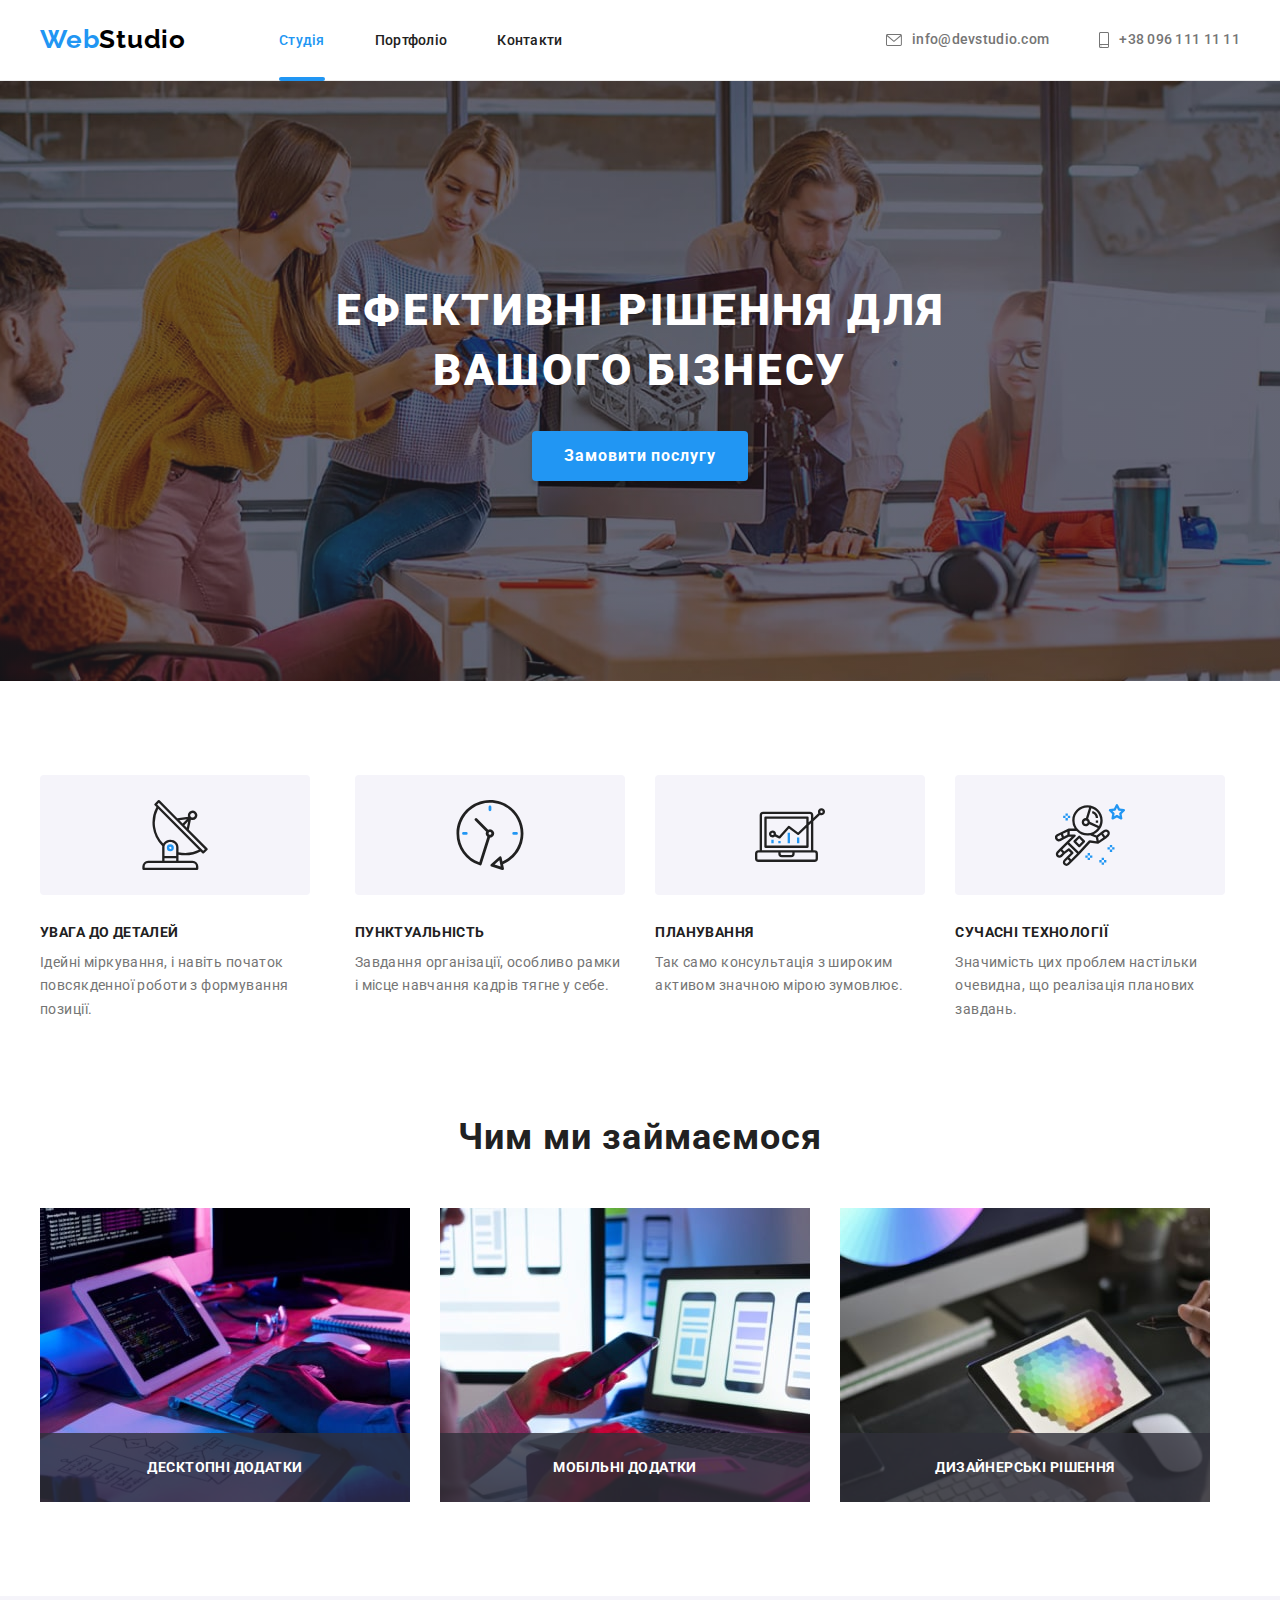
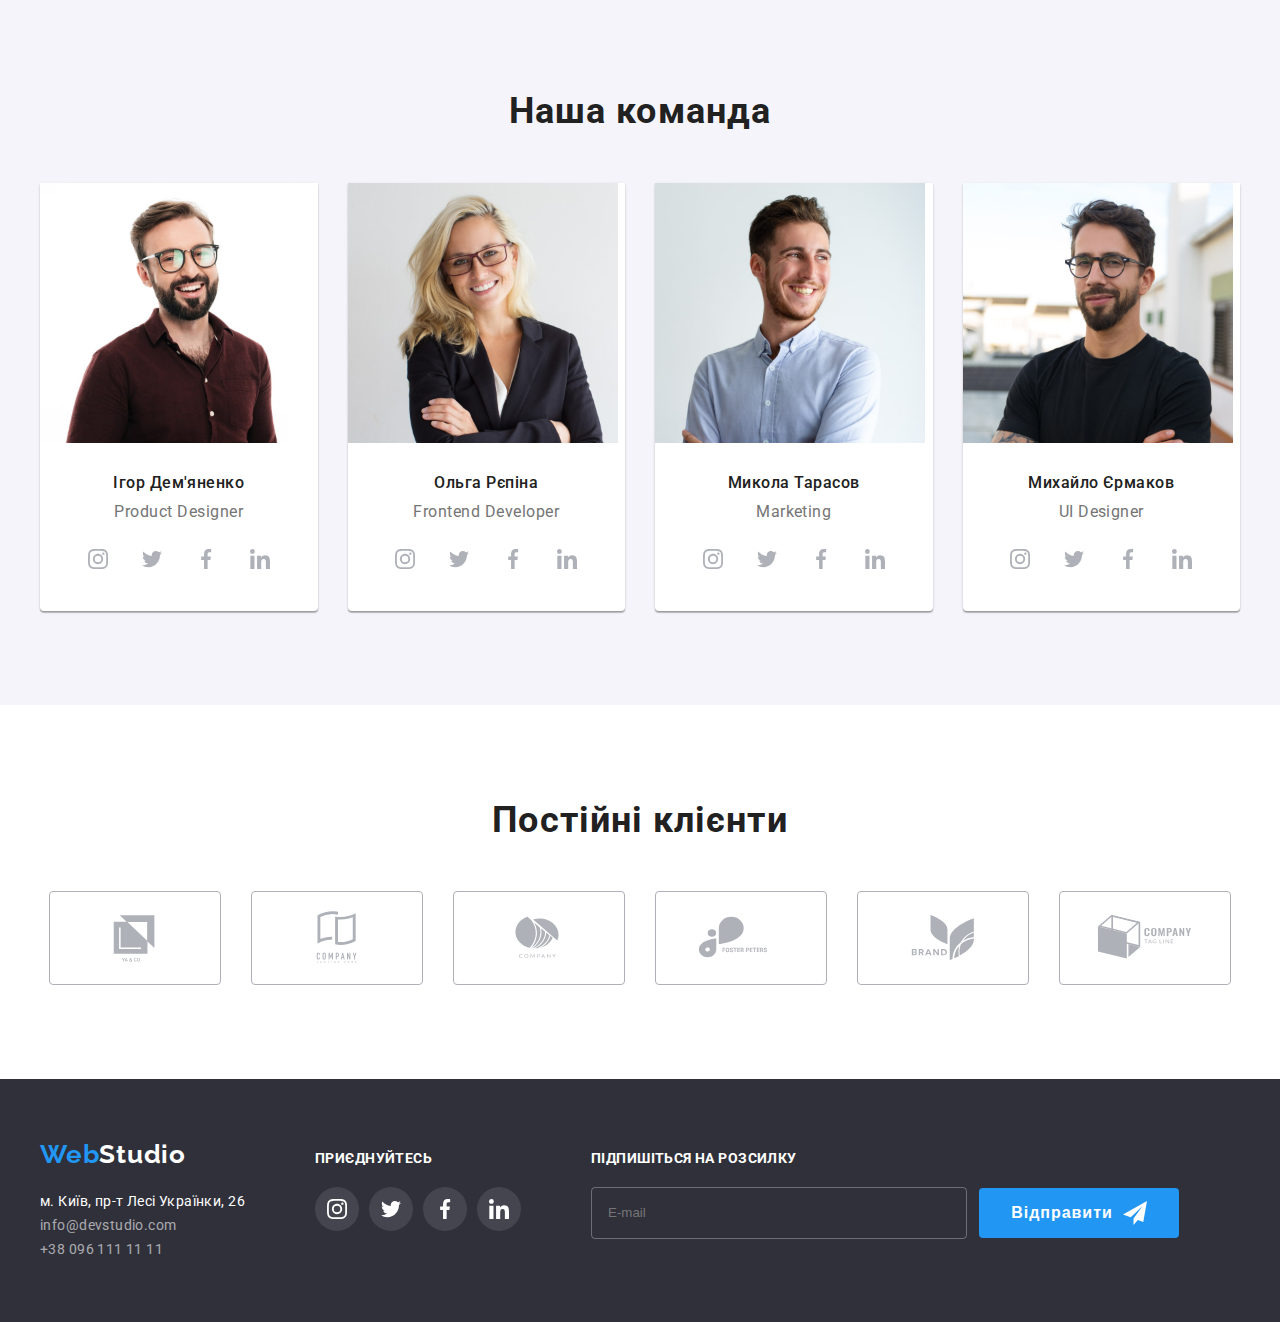
<file: index.html>
<!DOCTYPE html>
<html lang="uk">

<head>
  <meta charset="UTF-8">
  <meta http-equiv="X-UA-Compatible" content="IE=edge">
  <meta name="viewport" content="width=device-width, initial-scale=1.0">
  <link rel="preconnect" href="https://fonts.googleapis.com">
  <link rel="preconnect" href="https://fonts.gstatic.com" crossorigin>
  <link href="https://fonts.googleapis.com/css2?family=Raleway:wght@700&family=Roboto:wght@400;500;700;900&display=swap"
    rel="stylesheet">
  <link rel="stylesheet" href="https://cdnjs.cloudflare.com/ajax/libs/modern-normalize/1.1.0/modern-normalize.min.css"
    integrity="sha512-wpPYUAdjBVSE4KJnH1VR1HeZfpl1ub8YT/NKx4PuQ5NmX2tKuGu6U/JRp5y+Y8XG2tV+wKQpNHVUX03MfMFn9Q=="
    crossorigin="anonymous" referrerpolicy="no-referrer" />
  <link rel="stylesheet" href="./css/style.css">
  <title>Document</title>
</head>

<body>
  <header class="header">
    <div class="container header-container">
      <a href="./index.html" class="header-logo"><span class="logo-blue">Web</span>Studio</a>
      <nav class="header-navigation">
        <ul class="header-nav">
          <li class="header-nav-item"><a class="header-nav-link current" href="./index.html">Студія</a></li>
          <li class="header-nav-item"><a class="header-nav-link" href="./portfolio.html">Портфоліо</a></li>
          <li class="header-nav-item"><a class="header-nav-link" href="#">Контакти</a></li>
        </ul>
      </nav>
      <ul class="header-contact">
        <li class="header-contact-item">
          <a class="header-contact-link" href="mailto:info@devstudio.com">
            <svg class="header-icon" width="16" height="12">
              <use href="./images/main/svg/icons.svg#icon-envelope"></use>
            </svg>info@devstudio.com</a>
        </li>
        <li class="header-contact-item">
          <a class="header-contact-link" href="tel:+380961111111">
            <svg class="header-icon" width="10" height="16">
              <use href="./images/main/svg/icons.svg#icon-smartphone"></use>
            </svg>+38 096 111 11 11</a>
        </li>
      </ul>
    </div>
  </header>
  <main>
    <section class="hero">
      <div class="container hero-container">
        <h1 class="hero-title">Ефективні рішення для вашого бізнесу</h1>
        <button class="hero-btn" type="button" data-modal-open>Замовити послугу</button>
      </div>
    </section>
    <section class="perevagy">
      <div class="container">
        <h2 hidden>Perevagy</h2>
        <ul class="perevagy-list">
          <li>
            <div class="perevagy-box">
              <svg class="perevagy-icon" width="70" height="70">
                <use href="./images/main/svg/icons.svg#icon-antenna-1"></use>
              </svg>
            </div>
            <h3 class="perevagy-title">УВАГА ДО ДЕТАЛЕЙ</h3>
            <p class="perevagy-about">Ідейні міркування, і навіть початок повсякденної роботи з формування позиції.</p>
          </li>
          <li>
            <div class="perevagy-box">
              <svg class="perevagy-icon" width="70" height="70">
                <use href="./images/main/svg/icons.svg#icon-clock-1"></use>
              </svg>
            </div>
            <h3 class="perevagy-title">ПУНКТУАЛЬНІСТЬ</h3>
            <p class="perevagy-about">Завдання організації, особливо рамки і місце навчання кадрів тягне у себе.</p>
          </li>
          <li>
            <div class="perevagy-box">
              <svg class="perevagy-icon" width="70" height="70">
                <use href="./images/main/svg/icons.svg#icon-diagram-1"></use>
              </svg>
            </div>
            <h3 class="perevagy-title">ПЛАНУВАННЯ</h3>
            <p class="perevagy-about">Так само консультація з широким активом значною мірою зумовлює.</p>
          </li>
          <li>
            <div class="perevagy-box">
              <svg class="perevagy-icon" width="70" height="70">
                <use href="./images/main/svg/icons.svg#icon-astronaut-1"></use>
              </svg>
            </div>
            <h3 class="perevagy-title">СУЧАСНІ ТЕХНОЛОГІЇ</h3>
            <p class="perevagy-about">Значимість цих проблем настільки очевидна, що реалізація планових завдань.</p>
          </li>
        </ul>
      </div>
    </section>
    <section class="about section">
      <div class="container">
        <h2 class="about-title">Чим ми займаємося</h2>
        <ul class="about-list">
          <li class="about-list-item">
            <div class="about-top-box">
              <img src="./images/main/about/box1.jpg" width="370" height="294" alt="dev">
              <p class="about-top-text">Десктопні додатки</p>
            </div>
          </li>
          <li class="about-list-item">
            <div class="about-top-box">
              <img src="./images/main/about/box2.jpg" width="370" height="294" alt="apps">
              <p class="about-top-text">Мобільні додатки</p>
            </div>
          </li>
          <li class="about-list-item">
            <div class="about-top-box">
              <img src="./images/main/about/box3.jpg" width="370" height="294" alt="games">
              <p class="about-top-text">Дизайнерські рішення</p>
            </div>
          </li>
        </ul>
      </div>
    </section>
    <section class="team section">
      <div class="container">
        <h2 class="team-title">Наша команда</h2>
        <ul class="team-list">
          <li class="team-list-item">
            <img src="./images/main/team/igor.jpg" width="270" height="260" alt="igor">
            <div class="team-box">
              <h3 class="team-subtitle">Ігор Дем'яненко</h3>
              <p class="team-about">Product Designer</p>
              <ul class="team-soc-list">
                <li class="team-soc-item">
                  <a class="team-soc-link" href="">
                    <svg class="team-soc-icon" width="20" height="20">
                      <use href="./images/main/svg/icons.svg#icon-instagram-2"></use>
                    </svg>
                  </a>
                </li>
                <li class="team-soc-item">
                  <a class="team-soc-link" href="">
                    <svg class="team-soc-icon" width="20" height="20">
                      <use href="./images/main/svg/icons.svg#icon-twitter-1"></use>
                    </svg>
                  </a>
                </li>
                <li class="team-soc-item">
                  <a class="team-soc-link" href="">
                    <svg class="team-soc-icon" width="20" height="20">
                      <use href="./images/main/svg/icons.svg#icon-facebook-1"></use>
                    </svg>
                  </a>
                </li>
                <li class="team-soc-item">
                  <a class="team-soc-link" href="">
                    <svg class="team-soc-icon" width="20" height="20">
                      <use href="./images/main/svg/icons.svg#icon-linkedin-1"></use>
                    </svg>
                  </a>
                </li>
              </ul>
            </div>
          </li>
          <li class="team-list-item">
            <img src="./images/main/team/olga.jpg" width="270" height="260" alt="olga">
            <div class="team-box">
              <h3 class="team-subtitle">Ольга Рєпіна</h3>
              <p class="team-about">Frontend Developer</p>
              <ul class="team-soc-list">
                <li class="team-soc-item">
                  <a class="team-soc-link" href="">
                    <svg class="team-soc-icon" width="20" height="20">
                      <use href="./images/main/svg/icons.svg#icon-instagram-2"></use>
                    </svg>
                  </a>
                </li>
                <li class="team-soc-item">
                  <a class="team-soc-link" href="">
                    <svg class="team-soc-icon" width="20" height="20">
                      <use href="./images/main/svg/icons.svg#icon-twitter-1"></use>
                    </svg>
                  </a>
                </li>
                <li class="team-soc-item">
                  <a class="team-soc-link" href="">
                    <svg class="team-soc-icon" width="20" height="20">
                      <use href="./images/main/svg/icons.svg#icon-facebook-1"></use>
                    </svg>
                  </a>
                </li>
                <li class="team-soc-item">
                  <a class="team-soc-link" href="">
                    <svg class="team-soc-icon" width="20" height="20">
                      <use href="./images/main/svg/icons.svg#icon-linkedin-1"></use>
                    </svg>
                  </a>
                </li>
              </ul>
            </div>
          </li>
          <li class="team-list-item">
            <img src="./images/main/team/mykola.jpg" width="270" height="260" alt="mykola">
            <div class="team-box">
              <h3 class="team-subtitle">Микола Тарасов</h3>
              <p class="team-about">Marketing</p>
              <ul class="team-soc-list">
                <li class="team-soc-item">
                  <a class="team-soc-link" href="">
                    <svg class="team-soc-icon" width="20" height="20">
                      <use href="./images/main/svg/icons.svg#icon-instagram-2"></use>
                    </svg>
                  </a>
                </li>
                <li class="team-soc-item">
                  <a class="team-soc-link" href="">
                    <svg class="team-soc-icon" width="20" height="20">
                      <use href="./images/main/svg/icons.svg#icon-twitter-1"></use>
                    </svg>
                  </a>
                </li>
                <li class="team-soc-item">
                  <a class="team-soc-link" href="">
                    <svg class="team-soc-icon" width="20" height="20">
                      <use href="./images/main/svg/icons.svg#icon-facebook-1"></use>
                    </svg>
                  </a>
                </li>
                <li class="team-soc-item">
                  <a class="team-soc-link" href="">
                    <svg class="team-soc-icon" width="20" height="20">
                      <use href="./images/main/svg/icons.svg#icon-linkedin-1"></use>
                    </svg>
                  </a>
                </li>
              </ul>
            </div>
          </li>
          <li class="team-list-item">
            <img src="./images/main/team/mikailo.jpg" width="270" height="260" alt="mikhailo">
            <div class="team-box">
              <h3 class="team-subtitle">Михайло Єрмаков</h3>
              <p class="team-about">UI Designer</p>
              <ul class="team-soc-list">
                <li class="team-soc-item">
                  <a class="team-soc-link" href="">
                    <svg class="team-soc-icon" width="20" height="20">
                      <use href="./images/main/svg/icons.svg#icon-instagram-2"></use>
                    </svg>
                  </a>
                </li>
                <li class="team-soc-item">
                  <a class="team-soc-link" href="">
                    <svg class="team-soc-icon" width="20" height="20">
                      <use href="./images/main/svg/icons.svg#icon-twitter-1"></use>
                    </svg>
                  </a>
                </li>
                <li class="team-soc-item">
                  <a class="team-soc-link" href="">
                    <svg class="team-soc-icon" width="20" height="20">
                      <use href="./images/main/svg/icons.svg#icon-facebook-1"></use>
                    </svg>
                  </a>
                </li>
                <li class="team-soc-item">
                  <a class="team-soc-link" href="">
                    <svg class="team-soc-icon" width="20" height="20">
                      <use href="./images/main/svg/icons.svg#icon-linkedin-1"></use>
                    </svg>
                  </a>
                </li>
              </ul>
            </div>
          </li>
        </ul>
      </div>
    </section>
    <section class="clients section">
      <div class="container">
        <h2 class="clients-title">Постійні клієнти</h2>
        <ul class="clients-list">
          <li class="clients-item">
            <a class="clients-link" href="">
              <svg class="clients-icon" width="106" height="60">
                <use href="./images/main/svg/icons.svg#icon-Logo"></use>
              </svg>
            </a>
          </li>
          <li class="clients-item">
            <a class="clients-link" href="">
              <svg class="clients-icon" width="106" height="60">
                <use href="./images/main/svg/icons.svg#icon-Logo-2"></use>
              </svg>
            </a>
          </li>
          <li class="clients-item">
            <a class="clients-link" href="">
              <svg class="clients-icon" width="106" height="60">
                <use href="./images/main/svg/icons.svg#icon-Logo-3"></use>
              </svg>
            </a>
          </li>
          <li class="clients-item">
            <a class="clients-link" href="">
              <svg class="clients-icon" width="106" height="60">
                <use href="./images/main/svg/icons.svg#icon-Logo-4"></use>
              </svg>
            </a>
          </li>
          <li class="clients-item">
            <a class="clients-link" href="">
              <svg class="clients-icon" width="106" height="60">
                <use href="./images/main/svg/icons.svg#icon-Logo-5"></use>
              </svg>
            </a>
          </li>
          <li class="clients-item">
            <a class="clients-link" href="">
              <svg class="clients-icon" width="106" height="60">
                <use href="./images/main/svg/icons.svg#icon-Logo-6"></use>
              </svg>
            </a>
          </li>
        </ul>
      </div>
    </section>
  </main>
  <footer class="footer">
    <div class="container footer-container">
      <address>
        <a href="./index.html" class="footer-logo"><span class="logo-blue">Web</span>Studio</a>
        <ul class="footer-list">
          <li>
            <a class="footer-address" href="https://goo.gl/maps/GNutSAx9qhBjgG4X9" target="_blank"
              rel="noopener noreferrer">м. Київ, пр-т Лесі Українки, 26</a>
          </li>
          <li>
            <a class="footer-contact-link" href="mailto:info@devstudio.com">info@devstudio.com</a>
          </li>
          <li>
            <a class="footer-contact-link" href="tel:+380961111111">+38 096 111 11 11</a>
          </li>
        </ul>
      </address>
      <div>
        <p class="footer-title">приєднуйтесь</p>
        <ul class="footer-soc-list">
          <li class="footer-soc-item">
            <a class="footer-soc-link" href="">
              <svg class="footer-soc-icon" width="20" height="20">
                <use href="./images/main/svg/icons.svg#icon-instagram-2"></use>
              </svg>
            </a>
          </li>
          <li class="footer-soc-item">
            <a class="footer-soc-link" href="">
              <svg class="footer-soc-icon" width="20" height="20">
                <use href="./images/main/svg/icons.svg#icon-twitter-1"></use>
              </svg>
            </a>
          </li>
          <li class="footer-soc-item">
            <a class="footer-soc-link" href="">
              <svg class="footer-soc-icon" width="20" height="20">
                <use href="./images/main/svg/icons.svg#icon-facebook-1"></use>
              </svg>
            </a>
          </li>
          <li class="footer-soc-item">
            <a class="footer-soc-link" href="">
              <svg class="footer-soc-icon" width="20" height="20">
                <use href="./images/main/svg/icons.svg#icon-linkedin-1"></use>
              </svg>
            </a>
          </li>
        </ul>
      </div>
      <div class="footer-label">
        <label for="footer-mail" class="footer-label">Підпишіться на розсилку</label>
        <form action="#" class="footer-form">
          <input type="text" name="footer-mail" class="footer-input" id="footer-mail" placeholder="E-mail">
          <button type="submit" class="footer-btn">Відправити
            <svg class="footer-icon" width="24" height="24">
              <use href="./images/main/svg/icons.svg#icon-send"></use>
            </svg>
          </button>
        </form>
      </div>
    </div>
  </footer>
  <div class="backdrop is-hidden" data-modal>
    <div class="modal">
      <button class="modal-close" type="button" data-modal-close>
        <svg class="modal-close-icon" width="11" height="11">
          <use href="./images/main/svg/icons.svg#icon-close"></use>
        </svg>
      </button>
      <p class="modal-title">Залиште свої дані, ми вам передзвонимо</p>
      <form class="modal-form">
        <div class="modal-field">
          <label for="user-name" class="input-label">Ім'я</label>
          <div class="input-box">
            <input type="text" name="user-name" class="modal-input" id="user-name" placeholder="">
            <svg class="modal-icon" width="18" height="18">
              <use href="./images/main/svg/icons.svg#icon-modal-person"></use>
            </svg>
          </div>
        </div>
        <div class="modal-field">
          <label for="user-tel" class="input-label">Телефон</label>
          <div class="input-box">
            <input type="tel" name="user-tel" class="modal-input" id="user-tel" placeholder=""
              title="+380 (63) 111-11-11">
            <svg class="modal-icon" width="18" height="18">
              <use href="./images/main/svg/icons.svg#icon-modal-phone"></use>
            </svg>
          </div>
        </div>
        <div class="modal-field">
          <label for="user-mail" class="input-label">Пошта</label>
          <div class="input-box">
            <input type="email" name="user-mail" class="modal-input" id="user-mail" placeholder="">
            <svg class="modal-icon" width="18" height="18">
              <use href="./images/main/svg/icons.svg#icon-modal-email"></use>
            </svg>
          </div>
        </div>
        <div class="modal-field">
          <label for="user-text" class="input-label">Коментар</label>
          <textarea name="user-text" id="user-text" class="modal-comment" placeholder="Введіть текст"></textarea>
        </div>
        <input type="checkbox" name="policy" id="policy" class="modal-check hide">
        <label for="policy" class="check-text">
          <span>
            <svg class="check-icon" width="16" height="15">
              <use href="./images/main/svg/icons.svg#icon-check"></use>
            </svg>
          </span>
          Погоджуюся з розсилкою та приймаю<a href="#">Умови договору</a></label>
        <button type="submit" class="modal-btn">Відправити</button>
      </form>
    </div>
  </div>
  <script src="./js/modal.js"></script>
</body>

</html>
</file>
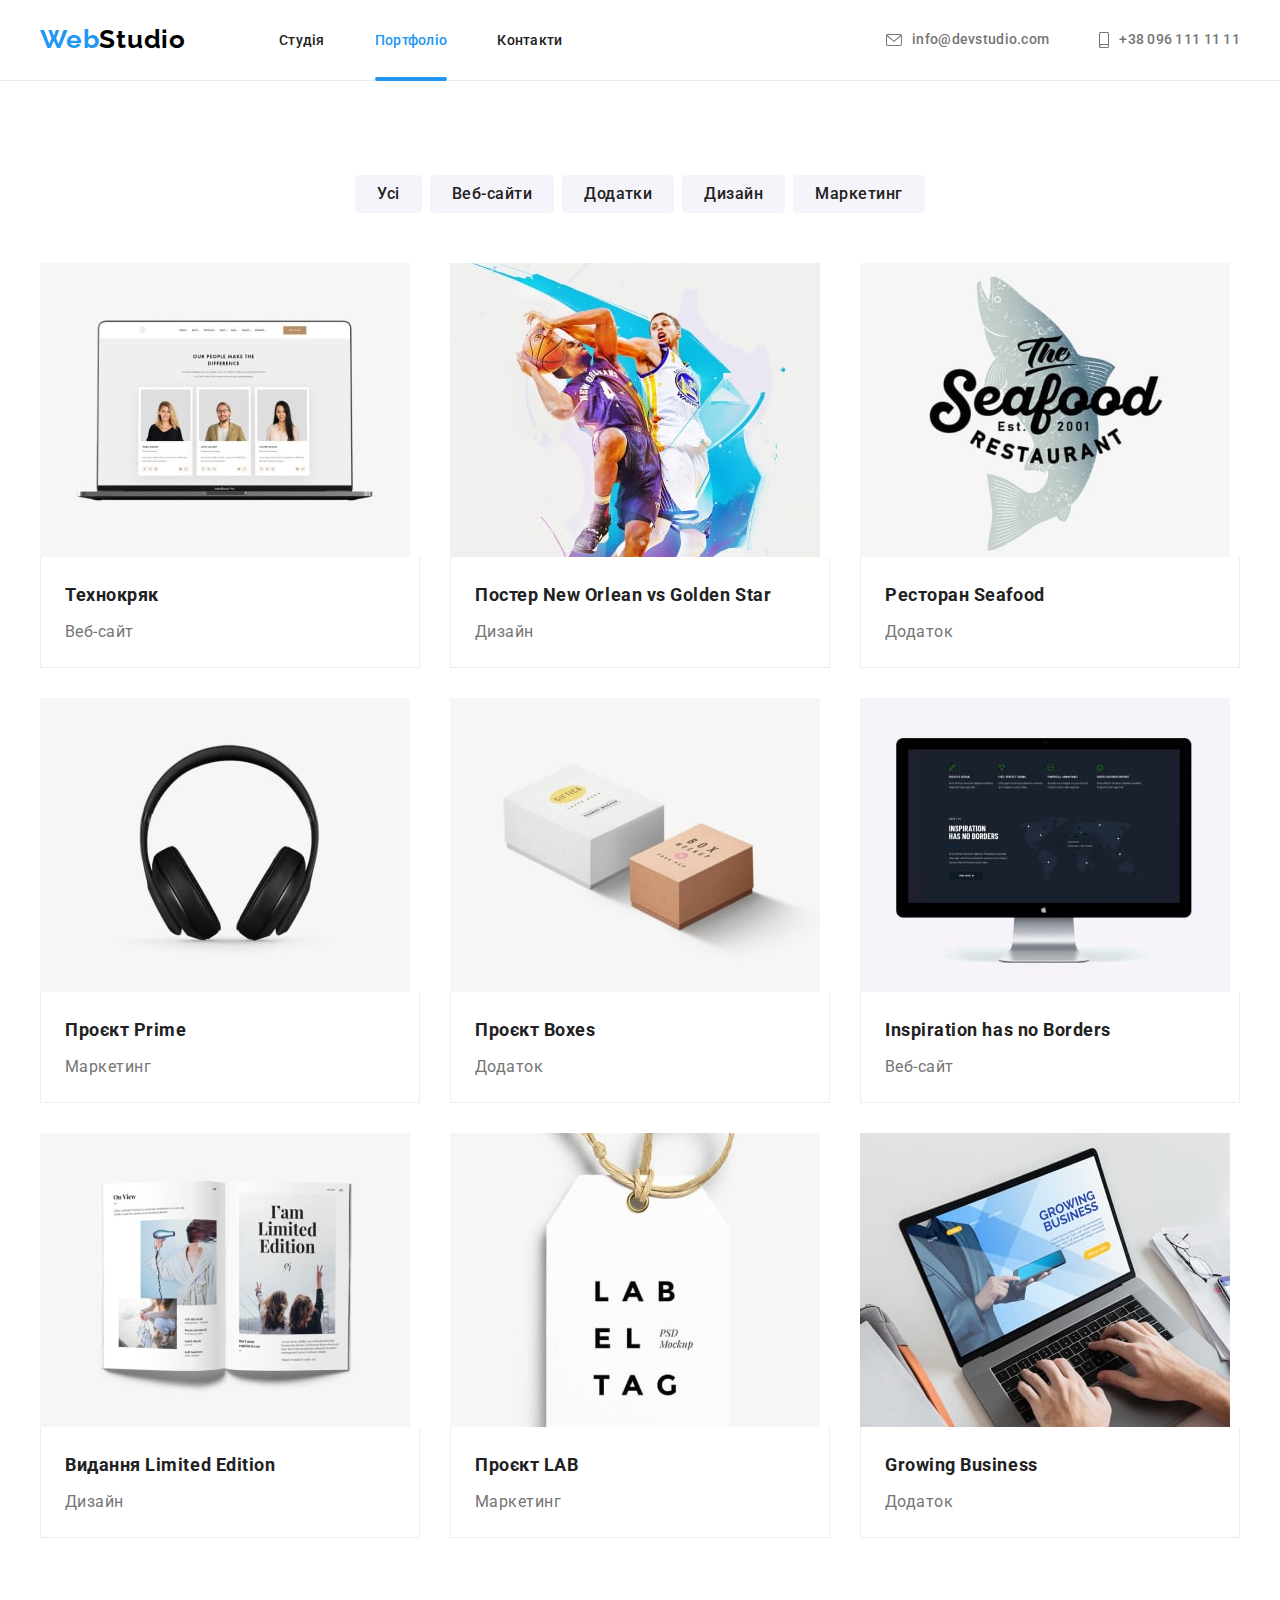
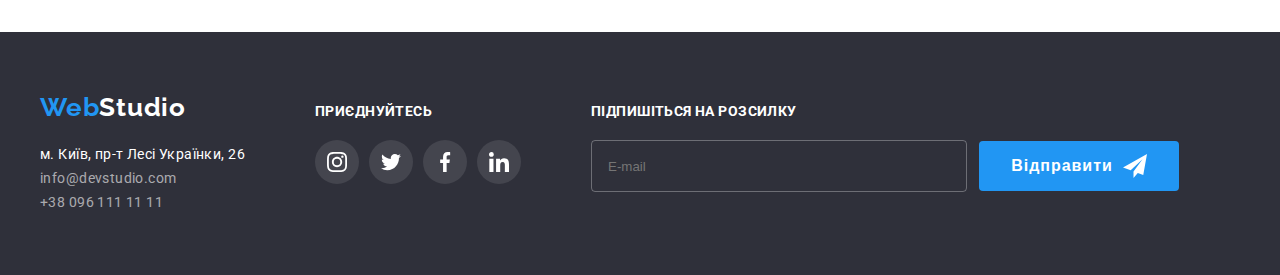
<file: portfolio.html>
<!DOCTYPE html>
<html lang="uk">

<head>
    <meta charset="UTF-8">
    <meta http-equiv="X-UA-Compatible" content="IE=edge">
    <meta name="viewport" content="width=device-width, initial-scale=1.0">
    <link rel="preconnect" href="https://fonts.googleapis.com">
    <link rel="preconnect" href="https://fonts.gstatic.com" crossorigin>
    <link
        href="https://fonts.googleapis.com/css2?family=Raleway:wght@700&family=Roboto:wght@400;500;700;900&display=swap"
        rel="stylesheet">
    <link rel="stylesheet" href="https://cdnjs.cloudflare.com/ajax/libs/modern-normalize/1.1.0/modern-normalize.min.css"
        integrity="sha512-wpPYUAdjBVSE4KJnH1VR1HeZfpl1ub8YT/NKx4PuQ5NmX2tKuGu6U/JRp5y+Y8XG2tV+wKQpNHVUX03MfMFn9Q=="
        crossorigin="anonymous" referrerpolicy="no-referrer" />
    <link rel="stylesheet" href="./css/style.css">
    <title>Portfolio</title>
</head>

<body>
    <header class="header">
        <div class="container header-container">
            <a href="./index.html" class="header-logo"><span class="logo-blue">Web</span>Studio</a>
            <nav class="header-navigation">
                <ul class="header-nav">
                    <li class="header-nav-item"><a class="header-nav-link" href="./index.html">Студія</a></li>
                    <li class="header-nav-item"><a class="header-nav-link current" href="./portfolio.html">Портфоліо</a>
                    </li>
                    <li class="header-nav-item"><a class="header-nav-link" href="#">Контакти</a></li>
                </ul>
            </nav>
            <ul class="header-contact">
                <li class="header-contact-item">
                    <a class="header-contact-link" href="mailto:info@devstudio.com">
                        <svg class="header-icon" width="16" height="12">
                            <use href="./images/main/svg/icons.svg#icon-envelope"></use>
                        </svg>info@devstudio.com</a>
                </li>
                <li class="header-contact-item">
                    <a class="header-contact-link" href="tel:+380961111111">
                        <svg class="header-icon" width="10" height="16">
                            <use href="./images/main/svg/icons.svg#icon-smartphone"></use>
                        </svg>+38 096 111 11 11</a>
                </li>
            </ul>
        </div>
    </header>
    <main>
        <section class="filter section">
            <div class="container">
                <ul class="filter-btn-list">
                    <li><button class="filter-btn" type="button">Усі</button></li>
                    <li><button class="filter-btn" type="button">Веб-сайти</button></li>
                    <li><button class="filter-btn" type="button">Додатки</button></li>
                    <li><button class="filter-btn" type="button">Дизайн</button></li>
                    <li><button class="filter-btn" type="button">Маркетинг</button></li>
                </ul>
                <ul class="filter-list">
                    <li class="filter-list-item">
                        <a class="filter-link" href="">
                            <div class="filter-top-box">
                                <img src="./images/main/portfolio/img.jpg" width="370" height="294" alt="web">
                                <p class="filter-top-text">Ресурс пропонує комплексні пропозиції з різним рівнем
                                    функціоналу та сервісів. Все це дозволить відвідувачу отримати
                                    вичерпні відомості про компанію чи приватну особу.</p>
                            </div>
                            <div class="filter-box">
                                <h3 class="filter-title">Технокряк</h3>
                                <p class="filter-about">Веб-сайт</p>
                            </div>
                        </a>
                    </li>
                    <li class="filter-list-item">
                        <a class="filter-link" href="">
                            <div class="filter-top-box">
                                <img src="./images/main/portfolio/img2.jpg" width="370" height="294" alt="poster">
                                <p class="filter-top-text">Ресурс пропонує комплексні пропозиції з різним рівнем
                                    функціоналу та сервісів. Все це дозволить відвідувачу отримати
                                    вичерпні відомості про компанію чи приватну особу.</p>
                            </div>
                            <div class="filter-box">
                                <h3 class="filter-title">Постер New Orlean vs Golden Star</h3>
                                <p class="filter-about">Дизайн</p>
                            </div>
                        </a>
                    </li>
                    <li class="filter-list-item">
                        <a class="filter-link" href="">
                            <div class="filter-top-box">
                                <img src="./images/main/portfolio/img3.jpg" width="370" height="294" alt="seafood">
                                <p class="filter-top-text">Ресурс пропонує комплексні пропозиції з різним рівнем
                                    функціоналу та сервісів. Все це дозволить відвідувачу отримати
                                    вичерпні відомості про компанію чи приватну особу.</p>
                            </div>
                            <div class="filter-box">
                                <h3 class="filter-title">Ресторан Seafood</h3>
                                <p class="filter-about">Додаток</p>
                            </div>
                        </a>
                    </li>
                    <li class="filter-list-item">
                        <a class="filter-link" href="">
                            <div class="filter-top-box">
                                <img src="./images/main/portfolio/img4.jpg" width="370" height="294"
                                    alt="project-prime">
                                <p class="filter-top-text">Ресурс пропонує комплексні пропозиції з різним рівнем
                                    функціоналу та сервісів. Все це дозволить відвідувачу отримати
                                    вичерпні відомості про компанію чи приватну особу.</p>
                            </div>
                            <div class="filter-box">
                                <h3 class="filter-title">Проєкт Prime</h3>
                                <p class="filter-about">Маркетинг</p>
                            </div>
                        </a>
                    </li>
                    <li class="filter-list-item">
                        <a class="filter-link" href="">
                            <div class="filter-top-box">
                                <img src="./images/main/portfolio/img5.jpg" width="370" height="294"
                                    alt="project-boxes">
                                <p class="filter-top-text">Ресурс пропонує комплексні пропозиції з різним рівнем
                                    функціоналу та сервісів. Все це дозволить відвідувачу отримати
                                    вичерпні відомості про компанію чи приватну особу.</p>
                            </div>
                            <div class="filter-box">
                                <h3 class="filter-title">Проєкт Boxes</h3>
                                <p class="filter-about">Додаток</p>
                            </div>
                        </a>
                    </li>
                    <li class="filter-list-item">
                        <a class="filter-link" href="">
                            <div class="filter-top-box">
                                <img src="./images/main/portfolio/img6.jpg" width="370" height="294" alt="Inspiration">
                                <p class="filter-top-text">Ресурс пропонує комплексні пропозиції з різним рівнем
                                    функціоналу та сервісів. Все це дозволить відвідувачу отримати
                                    вичерпні відомості про компанію чи приватну особу.</p>
                            </div>
                            <div class="filter-box">
                                <h3 class="filter-title">Inspiration has no Borders</h3>
                                <p class="filter-about">Веб-сайт</p>
                            </div>
                        </a>
                    </li>
                    <li class="filter-list-item">
                        <a class="filter-link" href="">
                            <div class="filter-top-box">
                                <img src="./images/main/portfolio/img7.jpg" width="370" height="294" alt="edition">
                                <p class="filter-top-text">Ресурс пропонує комплексні пропозиції з різним рівнем
                                    функціоналу та сервісів. Все це дозволить відвідувачу отримати
                                    вичерпні відомості про компанію чи приватну особу.</p>
                            </div>
                            <div class="filter-box">
                                <h3 class="filter-title">Видання Limited Edition</h3>
                                <p class="filter-about">Дизайн</p>
                            </div>
                        </a>
                    </li>
                    <li class="filter-list-item">
                        <a class="filter-link" href="">
                            <div class="filter-top-box">
                                <img src="./images/main/portfolio/img8.jpg" width="370" height="294" alt="">
                                <p class="filter-top-text">Ресурс пропонує комплексні пропозиції з різним рівнем
                                    функціоналу та сервісів. Все це дозволить відвідувачу отримати
                                    вичерпні відомості про компанію чи приватну особу.</p>
                            </div>
                            <div class="filter-box">
                                <h3 class="filter-title">Проєкт LAB</h3>
                                <p class="filter-about">Маркетинг</p>
                            </div>
                        </a>
                    </li>
                    <li class="filter-list-item">
                        <a class="filter-link" href="">
                            <div class="filter-top-box">
                                <img src="./images/main/portfolio/img9.jpg" width="370" height="294" alt="">
                                <p class="filter-top-text">Ресурс пропонує комплексні пропозиції з різним рівнем
                                    функціоналу та сервісів. Все це дозволить відвідувачу отримати
                                    вичерпні відомості про компанію чи приватну особу.</p>
                            </div>
                            <div class="filter-box">
                                <h3 class="filter-title">Growing Business</h3>
                                <p class="filter-about">Додаток</p>
                            </div>
                        </a>
                    </li>
                </ul>
            </div>
        </section>
    </main>
    <footer class="footer">
        <div class="container footer-container">
            <address>
                <a href="./index.html" class="footer-logo"><span class="logo-blue">Web</span>Studio</a>
                <ul class="footer-list">
                    <li>
                        <a class="footer-address" href="https://goo.gl/maps/GNutSAx9qhBjgG4X9" target="_blank"
                            rel="noopener noreferrer">м. Київ, пр-т Лесі Українки, 26</a>
                    </li>
                    <li>
                        <a class="footer-contact-link" href="mailto:info@devstudio.com">info@devstudio.com</a>
                    </li>
                    <li>
                        <a class="footer-contact-link" href="tel:+380961111111">+38 096 111 11 11</a>
                    </li>
                </ul>
            </address>
            <div>
                <p class="footer-title">приєднуйтесь</p>
                <ul class="footer-soc-list">
                    <li class="footer-soc-item">
                        <a class="footer-soc-link" href="">
                            <svg class="footer-soc-icon" width="20" height="20">
                                <use href="./images/main/svg/icons.svg#icon-instagram-2"></use>
                            </svg>
                        </a>
                    </li>
                    <li class="footer-soc-item">
                        <a class="footer-soc-link" href="">
                            <svg class="footer-soc-icon" width="20" height="20">
                                <use href="./images/main/svg/icons.svg#icon-twitter-1"></use>
                            </svg>
                        </a>
                    </li>
                    <li class="footer-soc-item">
                        <a class="footer-soc-link" href="">
                            <svg class="footer-soc-icon" width="20" height="20">
                                <use href="./images/main/svg/icons.svg#icon-facebook-1"></use>
                            </svg>
                        </a>
                    </li>
                    <li class="footer-soc-item">
                        <a class="footer-soc-link" href="">
                            <svg class="footer-soc-icon" width="20" height="20">
                                <use href="./images/main/svg/icons.svg#icon-linkedin-1"></use>
                            </svg>
                        </a>
                    </li>
                </ul>
            </div>
            <div class="footer-label">
                <label for="footer-mail" class="footer-label">Підпишіться на розсилку</label>
                <form action="#" class="footer-form">
                    <input type="text" name="footer-mail" class="footer-input" id="footer-mail" placeholder="E-mail">
                    <button type="submit" class="footer-btn">Відправити
                        <svg class="footer-icon" width="24" height="24">
                            <use href="./images/main/svg/icons.svg#icon-send"></use>
                        </svg>
                    </button>
                </form>
            </div>
        </div>
    </footer>
</body>

</html>
</file>
<file: css/style.css>
:root {
    --color-blue: #2196F3;
    --color-dark-blue: #188CE8;
    --color-grey: #757575;
    --color-black: #212121;
    --color-white: #FFFFFF;
}

* {
    margin: 0;
    padding: 0;
}

a {
    text-decoration: none;
}

ul {
    list-style: none;
    margin: 0;
    padding: 0;
}

h1,
h2,
h3,
h4,
h5,
h6 p {
    margin: 0;
}

button {
    cursor: pointer;
}

address {
    font-style: normal;
}

img {
    display: block;
}

body {
    font-family: 'Roboto', sans-serif;
    color: #212121;
}

.section {
    padding-top: 94px;
    padding-bottom: 94px;
}

.container {
    width: 1200px;
    padding-left: 15px;
    padding-right: 15px;
    margin: 0 auto;
}

/* -----------header----------- */
.header {
    border-bottom: 1px solid #ECECEC;
}

.header-container {
    display: flex;
    align-items: center;
}

.header-logo {
    font-family: 'Raleway';
    font-style: normal;
    font-weight: 700;
    font-size: 26px;
    line-height: 1.19;
    letter-spacing: 0.03em;
    color: #000000;
    padding-top: 24px;
    padding-bottom: 25px;
    margin-right: 93px;
}

.logo-blue {
    color: var(--color-blue);
}

.header-navigation {
    margin-right: auto;
}

.header-nav {
    display: flex;
    gap: 50px;
}

.header-nav-link:hover,
.header-nav-link:focus {
    color: var(--color-blue);
}

.header-nav-link {
    position: relative;
    font-weight: 500;
    font-size: 14px;
    line-height: 1.14;
    letter-spacing: 0.02em;
    color: var(--color-black);
    transition: color 250ms cubic-bezier(0.4, 0, 0.2, 1);
    padding: 32px 0;
}

.header-contact {
    display: flex;
    gap: 50px;
}

.header-contact-item {
    display: flex;
    justify-content: center;
    align-items: center;
}

.header-contact-link {
    display: flex;
    justify-content: center;
    align-items: center;
    font-weight: 500;
    font-size: 14px;
    line-height: 1.14;
    letter-spacing: 0.02em;
    color: var(--color-grey);
    transition: color 250ms cubic-bezier(0.4, 0, 0.2, 1);
}


.header-contact-link:hover,
.header-contact-link:focus {
    color: var(--color-blue);
}

.header-icon {
    fill: currentColor;
    margin-right: 10px;
}

.current {
    color: var(--color-blue);
}

.current::after {
    content: "";
    position: absolute;
    display: block;
    width: 100%;
    height: 4px;
    background: var(--color-blue);
    border-radius: 2px;
    left: 0;
    bottom: -1px;
}

/* ---------hero--------- */

.hero {
    background-image: linear-gradient(rgba(47, 48, 58, 0.4),
            rgba(47, 48, 58, 0.4)),
        url(../images/main/background.jpg);
    padding-top: 200px;
    padding-bottom: 200px;
    background-position: center;
    max-width: 1600px;
    margin: 0 auto;
}

.hero-title {
    font-weight: 900;
    font-size: 44px;
    line-height: 1.36;
    letter-spacing: 0.06em;
    text-transform: uppercase;
    color: var(--color-white);
    text-align: center;
    max-width: 696px;
    margin: 0 auto 30px auto;
}

.hero-btn {
    font-family: inherit;
    font-weight: 700;
    font-size: 16px;
    line-height: 1.88;
    letter-spacing: 0.06em;
    color: var(--color-white);
    border: none;
    background: var(--color-blue);
    box-shadow: 0px 4px 4px rgba(0, 0, 0, 0.15);
    border-radius: 4px;
    display: block;
    margin: 0 auto;
    min-width: 216px;
    height: 50px;
    transition: background-color 250ms cubic-bezier(0.4, 0, 0.2, 1);
}

.hero-btn:hover,
.hero-btn:focus {
    background-color: var(--color-dark-blue);
}

/* -------perevagy------- */
.perevagy {
    padding-top: 94px;
}

.perevagy-list {
    display: flex;
    gap: 30px;
}

.perevagy-box {
    display: flex;
    justify-content: center;
    align-items: center;
    width: 270px;
    height: 120px;
    background-color: #F5F4FA;
    border-radius: 4px;
    margin-bottom: 30px;
}



.perevagy-title {
    font-weight: 700;
    font-size: 14px;
    line-height: 1.14;
    letter-spacing: 0.03em;
    text-transform: uppercase;
    margin-bottom: 10px;
}

.perevagy-about {
    font-size: 14px;
    line-height: 1.71;
    letter-spacing: 0.03em;
    color: var(--color-grey);
}

/* ------------about------------- */
.about {
    display: flex;
}

.about-title {
    text-align: center;
    font-weight: 700;
    font-size: 36px;
    line-height: 1.17;
    letter-spacing: 0.03em;
    margin-bottom: 50px;
}

.about-list {
    display: flex;
    gap: 30px;
}

.team-list-item {
    flex-basis: calc((100% - 60px) / 3);
}

.about-top-box {
    position: relative;
}

.about-top-text {
    position: absolute;
    bottom: 0;
    font-weight: 700;
    font-size: 14px;
    line-height: 1.14;
    text-align: center;
    letter-spacing: 0.03em;
    text-transform: uppercase;
    color: var(--color-white);
    width: 100%;
    background-color: rgba(47, 48, 58, 0.8);
    padding-top: 27px;
    padding-bottom: 27px;
}

/* -----------team------------ */
.team {
    background-color: #F5F4FA;
}

.team-title {
    font-weight: 700;
    font-size: 36px;
    line-height: 1.17;
    letter-spacing: 0.03em;
    margin-bottom: 50px;
    text-align: center;
}

.team-list-item {
    background: var(--color-white);
    box-shadow: 0px 1px 3px rgba(0, 0, 0, 0.12), 0px 1px 1px rgba(0, 0, 0, 0.14), 0px 2px 1px rgba(0, 0, 0, 0.2);
    border-radius: 0px 0px 4px 4px;
}

.team-box {
    padding-top: 30px;
    padding-bottom: 30px;
}

.team-list {
    display: flex;
    gap: 30px;
}

.team-subtitle {
    font-weight: 500;
    font-size: 16px;
    line-height: 1.19;
    letter-spacing: 0.03em;
    margin-bottom: 10px;
    text-align: center;
}

.team-about {
    font-size: 16px;
    line-height: 1.19;
    letter-spacing: 0.03em;
    color: var(--color-grey);
    text-align: center;
    margin-bottom: 16px;
}

.team-soc-list {
    display: flex;
    justify-content: center;
    gap: 10px;
}

.team-soc-item {
    width: 44px;
    height: 44px;
}

.team-soc-link {
    display: flex;
    justify-content: center;
    align-items: center;
    width: 100%;
    height: 100%;
    border-radius: 50%;
    color: #AFB1B8;
    transition: color 250ms cubic-bezier(0.4, 0, 0.2, 1),
        background-color 250ms cubic-bezier(0.4, 0, 0.2, 1);
}

.team-soc-link:hover {
    background-color: var(--color-blue);
    color: var(--color-white);
}

.team-soc-icon {
    fill: currentColor;
}

/* ------------clients----------- */
.clients-title {
    font-weight: 700;
    font-size: 36px;
    line-height: 1.17;
    text-align: center;
    letter-spacing: 0.03em;
    color: var(--color-black);
    margin-bottom: 50px;
}

.clients-list {
    display: flex;
    justify-content: center;
    gap: 30px;
}

.clients-link {
    display: flex;
    justify-content: center;
    align-items: center;
    width: 100%;
    height: 100%;
    color: #AFB1B8;
    width: 170px;
    height: 92px;
    border: 1px solid #AFB1B8;
    border-radius: 4px;
    transition: border 250ms cubic-bezier(0.4, 0, 0.2, 1),
        color 250ms cubic-bezier(0.4, 0, 0.2, 1);
}

.clients-link:hover,
.clients-link:focus {
    border: 1px solid var(--color-blue);
    color: var(--color-blue);
}

.clients-icon {
    fill: currentColor;
}

/* ---------footer------ */
.footer {
    background-color: #2F303A;
}

.footer-container {
    align-items: baseline;
    padding-top: 60px;
    padding-bottom: 60px;
    display: flex;
    gap: 70px;
}

.footer-logo {
    display: block;
    font-family: 'Raleway';
    font-style: normal;
    font-weight: 700;
    font-size: 26px;
    line-height: 1.19;
    letter-spacing: 0.03em;
    color: var(--color-white);
    margin-bottom: 20px;
}

.footer-list {
    gap: 9px;
}

.footer-address {
    font-size: 14px;
    line-height: 1.71;
    letter-spacing: 0.03em;
    color: var(--color-white);
    transition: color 250ms cubic-bezier(0.4, 0, 0.2, 1);
}

.footer-contact-link {
    font-size: 14px;
    line-height: 1.71;
    letter-spacing: 0.03em;
    color: rgba(255, 255, 255, 0.6);
    transition: color 250ms cubic-bezier(0.4, 0, 0.2, 1);
}

.footer-address:hover,
.footer-address:focus,
.footer-contact-link:hover,
.footer-contact-link:focus {
    color: var(--color-blue);
}

.footer-title {
    font-weight: 700;
    font-size: 14px;
    line-height: 1.14;
    letter-spacing: 0.03em;
    text-transform: uppercase;
    color: var(--color-white);
    margin-bottom: 20px;
}

.footer-soc-list {
    display: flex;
    gap: 10px;
}

.footer-soc-item {
    width: 44px;
    height: 44px;
    border-radius: 50%;
    background: rgba(255, 255, 255, 0.1);
}

.footer-soc-link {
    display: flex;
    justify-content: center;
    align-items: center;
    width: 100%;
    height: 100%;
    border-radius: 50%;
    transition: background-color 250ms cubic-bezier(0.4, 0, 0.2, 1);
}

.footer-soc-link:hover {
    background-color: var(--color-blue);
}

.footer-soc-icon {
    fill: var(--color-white);
}

.footer-label {
    display: block;
    font-weight: 700;
    font-size: 14px;
    line-height: 1.14;
    letter-spacing: 0.03em;
    text-transform: uppercase;
    color: var(--color-white);
    margin-bottom: 20px;
}

.footer-form {
    display: flex;
    justify-content: center;
    align-items: center;
}

.footer-input {
    width: 358px;
    height: 50px;
    border: 1px solid rgba(255, 255, 255, 0.3);
    border-radius: 4px;
    background-color: transparent;
    padding-left: 16px;
    color: var(--color-white);
    outline: none;
    transition: border-color 250ms cubic-bezier(0.4, 0, 0.2, 1);
}

.footer-input:focus {
    border-color: var(--color-blue);
}

.footer-btn {
    width: 200px;
    height: 50px;
    background: var(--color-blue);
    border-radius: 4px;
    font-weight: 700;
    font-size: 16px;
    line-height: 1.88;
    display: flex;
    align-items: center;
    justify-content: center;
    letter-spacing: 0.06em;
    border: none;
    color: var(--color-white);
    margin-left: 12px;
}

.footer-icon {
    margin-left: 10px;
}



/* ----------portfolio---------- */
.filter-btn {
    font-family: inherit;
    font-weight: 500;
    font-size: 16px;
    line-height: 1.62;
    letter-spacing: 0.03em;
    color: var(--color-black);
    border: none;
    background: #F5F4FA;
    border-radius: 4px;
    padding: 6px 22px;
    transition: 250ms cubic-bezier(0.4, 0, 0.2, 1);
}

.filter-btn-list {
    display: flex;
    gap: 8px;
    justify-content: center;
    margin-bottom: 50px;
}

.filter-btn:hover,
.filter-btn:focus {
    color: var(--color-white);
    background-color: var(--color-blue);
    box-shadow: 0px 3px 1px rgba(0, 0, 0, 0.1), 0px 1px 2px rgba(0, 0, 0, 0.08), 0px 2px 2px rgba(0, 0, 0, 0.12);
}

.filter-list {
    display: flex;
    flex-wrap: wrap;
    gap: 30px;
}

.filter-list-item {
    flex-basis: calc((100% - 60px) / 3);
}

.filter-list-item:hover .filter-top-text {
    transform: translateY(0);

}

.filter-top-box {
    position: relative;
    overflow: hidden;
}

.filter-top-text {
    position: absolute;
    top: 0;
    background-color: rgba(33, 150, 243, 0.9);
    ;
    font-size: 18px;
    line-height: 1.56;
    letter-spacing: 0.03em;
    color: var(--color-white);
    padding: 63px 24px;
    height: 100%;
    transform: translateY(100%);
    transition: transform 250ms cubic-bezier(0.4, 0, 0.2, 1);
}

.filter-link {
    display: block;
    color: inherit;
    transition: box-shadow 250ms cubic-bezier(0.4, 0, 0.2, 1);
}

.filter-link:hover,
.filter-link:focus {
    background: var(--color-white);
    box-shadow: 0px 1px 1px rgba(0, 0, 0, 0.12), 0px 4px 4px rgba(0, 0, 0, 0.06), 1px 4px 6px rgba(0, 0, 0, 0.16);
}

.filter-box {
    border: #EEEEEE solid 1px;
    border-top: none;
    padding: 20px 24px;
}

.filter-title {
    font-weight: 700;
    font-size: 18px;
    line-height: 2;
    letter-spacing: 0.03em;
    margin-bottom: 4px;
}

.filter-about {
    font-size: 16px;
    line-height: 1.88;
    letter-spacing: 0.03em;
    color: var(--color-grey);
}

/* --------modal--------- */
.backdrop {
    position: fixed;
    top: 0;
    width: 100%;
    height: 100%;
    background-color: rgba(0, 0, 0, 0.2);
}

/* @keyframes animate75 {
    0% {
        transform: scale(0);
    }

    50% {
        transform: scale(0.5);
    }

    100% {
        transform: scale(1);
    }
} */

.modal {
    position: absolute;
    width: 528px;
    min-height: 581px;
    background-color: var(--color-white);
    border-radius: 4px;
    top: 50%;
    left: 50%;
    box-shadow: 0px 1px 3px rgba(0, 0, 0, 0.12),
        0px 1px 1px rgba(0, 0, 0, 0.14),
        0px 2px 1px rgba(0, 0, 0, 0.2);
    transform: translate(-50%, -50%) scale(1);
    transition: transform 250ms linear;
    padding: 40px;
}

.backdrop.is-hidden .modal {
    transform: translate(-50%, -50%) scale(1.3);
}

.modal-close {
    position: absolute;
    right: 8px;
    top: 8px;
    width: 30px;
    height: 30px;
    border-radius: 50%;
    border: 1px solid rgba(0, 0, 0, 0.1);
    background-color: var(--color-white);
    transition: border 250ms cubic-bezier(0.4, 0, 0.2, 1);
}

.modal-close:hover {
    border-color: var(--color-blue);
}

.modal-close:hover .modal-close-icon {
    fill: var(--color-blue)
}

.modal-close-icon {
    fill: #000000;
    transition: fill 250ms cubic-bezier(0.4, 0, 0.2, 1);
}

.is-hidden {
    opacity: 0;
    visibility: hidden;
    pointer-events: none;
    transition: 250ms;
}

.modal-title {
    font-weight: 700;
    font-size: 20px;
    line-height: 1.15;
    text-align: center;
    letter-spacing: 0.03em;
    color: var(--color-black);
    margin-bottom: 12px;
}

.modal-field:not(:last-child) {
    margin-bottom: 10px;
}

.modal-input {
    width: 448px;
    height: 40px;
    border: 1px solid rgba(33, 33, 33, 0.2);
    border-radius: 4px;
    background-color: transparent;
    padding-left: 42px;
    font-weight: 700;
    font-size: 20px;
    line-height: 1.15;
    letter-spacing: 0.03em;
    outline: transparent;
    transition: border-color 250ms cubic-bezier(0.4, 0, 0.2, 1);
}

.modal-input:focus {
    border-color: var(--color-blue);
}

.modal-input:focus+.modal-icon {
    fill: var(--color-blue);
}

/* .modal-input::placeholder {
    font-weight: 500;
    font-size: 10px;
    line-height: 3.3;
    letter-spacing: 0.03em;
    color: green;
} */

.input-box {
    position: relative;
}

.modal-icon {
    position: absolute;
    left: 12px;
    top: 50%;
    transform: translateY(-50%);
    transition: fill 250ms cubic-bezier(0.4, 0, 0.2, 1);
}

.input-label {
    position: relative;
    display: block;
    font-size: 12px;
    line-height: 14px;
    letter-spacing: 0.01em;
    color: #757575;
    margin-bottom: 4px;
}

.modal-input {
    font-size: 12px;
    line-height: 1.17;
    letter-spacing: 0.01em;
    padding-right: 12px;
}

.modal-comment {
    font-size: 12px;
    line-height: 1.17;
    letter-spacing: 0.01em;
    width: 100%;
    height: 120px;
    border: 1px solid rgba(33, 33, 33, 0.2);
    border-radius: 4px;
    resize: none;
    padding: 12px 16px;
    outline: none;
    transition: border-color 250ms cubic-bezier(0.4, 0, 0.2, 1);
}

.modal-comment:focus {
    border-color: var(--color-blue);
}

.modal-comment::placeholder {
    font-size: 12px;
    line-height: 1.17;
    letter-spacing: 0.01em;
    color: rgba(117, 117, 117, 0.5);
}

.check-text {
    display: flex;
    justify-content: center;
    align-items: center;
    font-size: 14px;
    line-height: 1.71;
    letter-spacing: 0.03em;
    color: var(--color-grey);
    margin-top: 20px;
    margin-bottom: 30px;
}

.check-text span {
    width: 16px;
    height: 15px;
    border: 2px solid #212121;
    border-radius: 2px;
    margin-right: 8px;
    display: flex;
    justify-content: center;
    align-items: center;
    fill: transparent;
    transition: background-color 250ms cubic-bezier(0.4, 0, 0.2, 1),
        border 250ms cubic-bezier(0.4, 0, 0.2, 1),
        fill 250ms cubic-bezier(0.4, 0, 0.2, 1);
}

.check-text a {
    margin-left: 10px;
    color: var(--color-blue);
    text-decoration: underline;
}


.modal-check:checked+.check-text span {
    background-color: var(--color-blue);
    border: 2px solid transparent;
    fill: var(--color-white);
}

.hide {
    width: 1px;
    height: 1px;
    margin: -1px;
    border: 0;
    padding: 0;
    position: absolute;
    overflow: hidden;
}

.modal-btn {
    width: 200px;
    height: 50px;
    background: var(--color-blue);
    box-shadow: 0px 4px 4px rgba(0, 0, 0, 0.15);
    border-radius: 4px;
    border: none;
    font-weight: 700;
    font-size: 16px;
    line-height: 1.88;
    letter-spacing: 0.06em;
    color: var(--color-white);
    display: block;
    margin: 0 auto;
    transition: background-color 250ms cubic-bezier(0.4, 0, 0.2, 1);
}

.modal-btn:hover,
.modal-btn:focus {
    background-color: var(--color-dark-blue);
}
</file>
